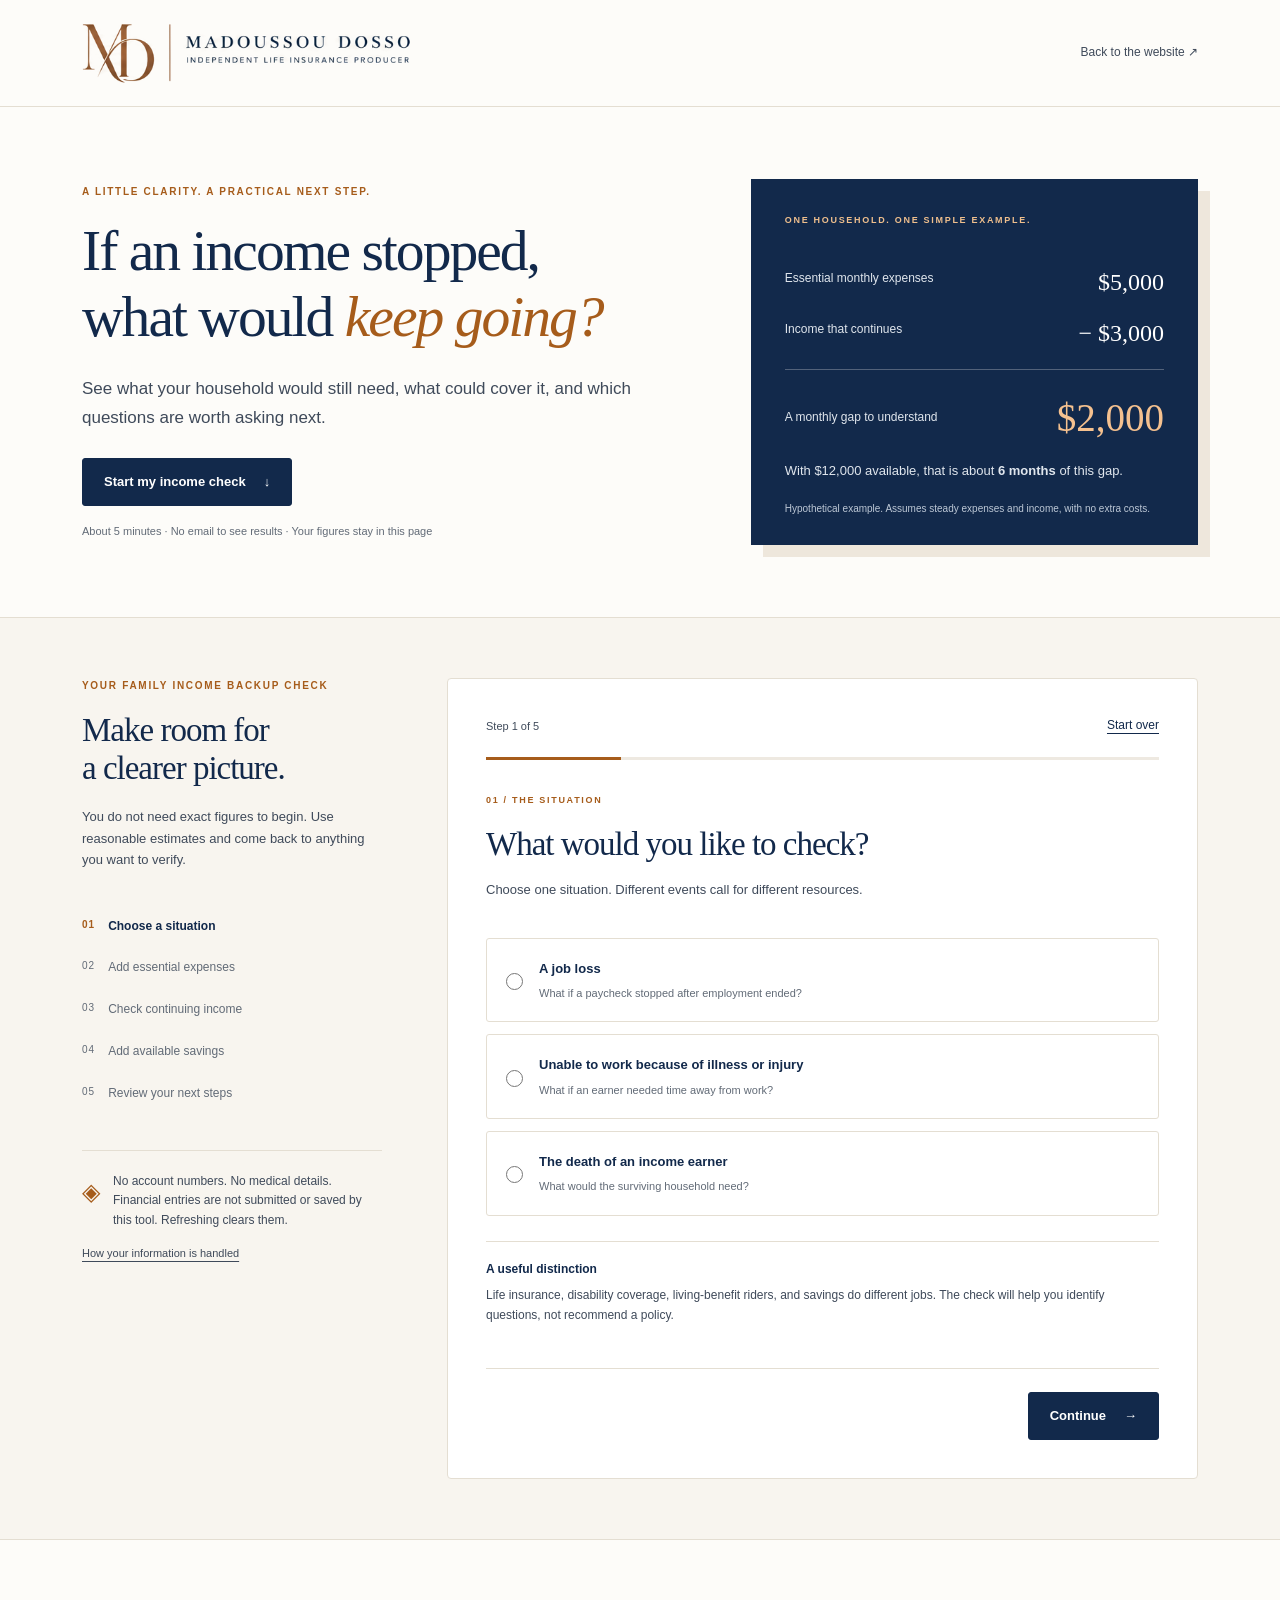
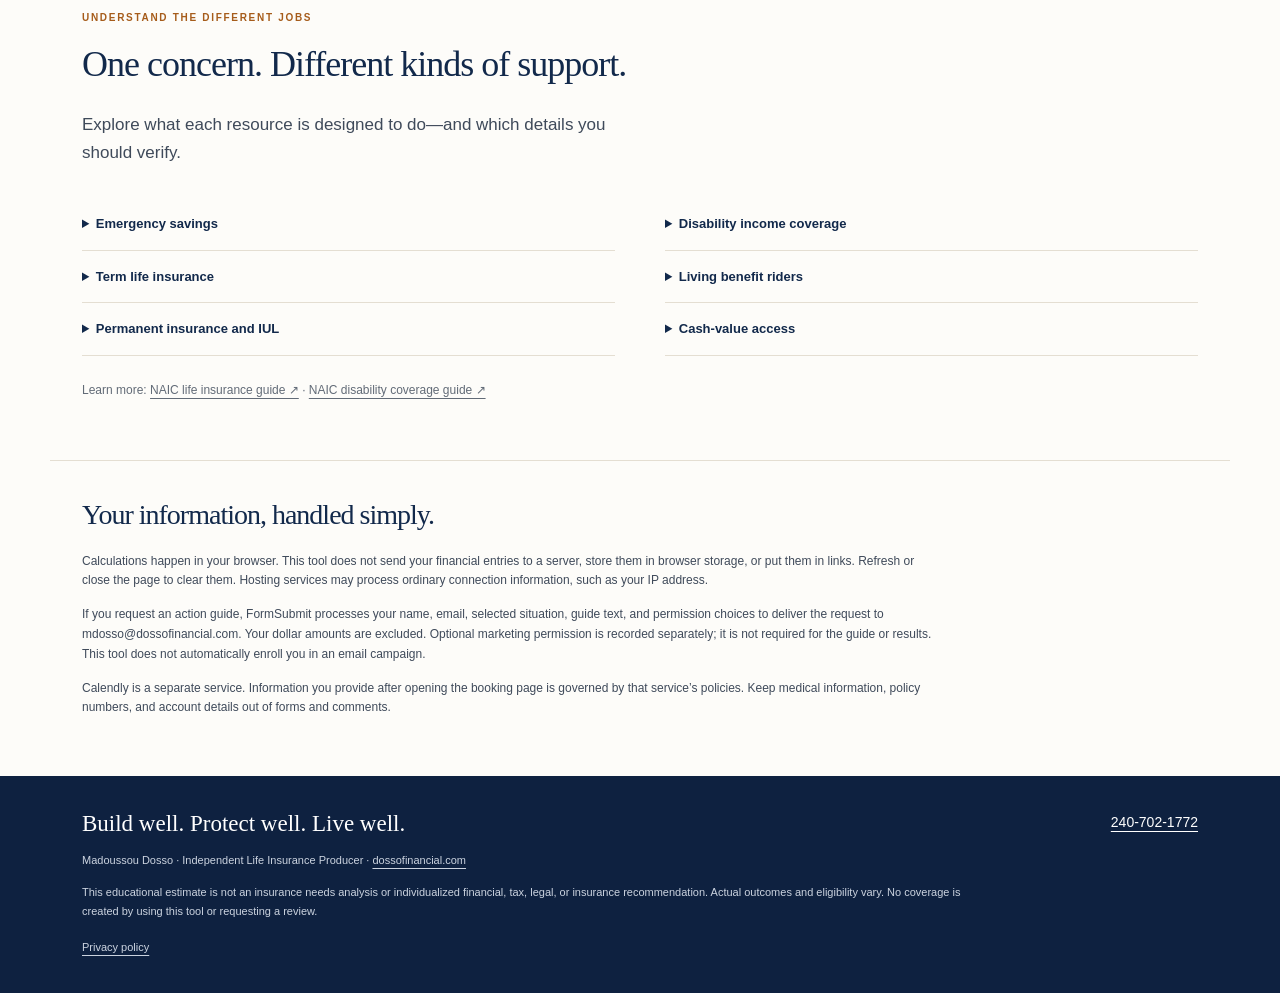
<file: family-check/index.html>
<!doctype html>
<html lang="en">
<head>
<meta charset="utf-8"><meta name="viewport" content="width=device-width, initial-scale=1">
<title>Family Income Backup Check | Dosso Financial</title>
<meta name="description" content="Estimate your household’s monthly income gap and savings runway. Get a practical action plan, with no email required to see your results.">
<meta name="robots" content="noindex,nofollow">
<meta name="referrer" content="strict-origin-when-cross-origin">
<link rel="stylesheet" href="styles.css?v=20261117b">
<script src="model.js" defer></script><script src="app.js?v=20261117b" defer></script>
</head>
<body>
<a class="skip" href="#check">Skip to the income check</a>
<header class="site-header"><div class="wrap header-inner"><a class="brand" href="https://dossofinancial.com" aria-label="Dosso Financial home"><img src="brand.svg" width="390" height="74" alt="Madoussou Dosso, Independent Life Insurance Producer"></a><a class="header-link" href="https://dossofinancial.com">Back to the website <span aria-hidden="true">↗</span></a></div></header>
<main>
<section class="hero wrap">
 <div><p class="eyebrow">A LITTLE CLARITY. A PRACTICAL NEXT STEP.</p><h1>If an income stopped,<br>what would <em>keep going?</em></h1><p class="intro">See what your household would still need, what could cover it, and which questions are worth asking next.</p><a class="button" href="#check">Start my income check <span aria-hidden="true">↓</span></a><p class="small hero-note">About 5 minutes · No email to see results · Your figures stay in this page</p></div>
 <aside class="example" aria-label="Illustrative example"><p class="eyebrow">ONE HOUSEHOLD. ONE SIMPLE EXAMPLE.</p><div class="example-line"><span>Essential monthly expenses</span><strong>$5,000</strong></div><div class="example-line"><span>Income that continues</span><strong>− $3,000</strong></div><div class="example-result"><span>A monthly gap to understand</span><strong>$2,000</strong></div><p>With $12,000 available, that is about <b>6 months</b> of this gap.</p><p class="example-foot">Hypothetical example. Assumes steady expenses and income, with no extra costs.</p></aside>
</section>
<section class="tool-band" id="check"><div class="wrap tool-grid">
 <aside class="guide"><p class="eyebrow">YOUR FAMILY INCOME BACKUP CHECK</p><h2>Make room for <br>a clearer picture.</h2><p>You do not need exact figures to begin. Use reasonable estimates and come back to anything you want to verify.</p><ol id="step-list" class="step-list"><li class="active" aria-current="step"><span>01</span> Choose a situation</li><li><span>02</span> Add essential expenses</li><li><span>03</span> Check continuing income</li><li><span>04</span> Add available savings</li><li><span>05</span> Review your next steps</li></ol><div class="privacy-note"><span aria-hidden="true">◈</span><p>No account numbers. No medical details. Financial entries are not submitted or saved by this tool. Refreshing clears them.</p></div><a class="text-link" href="#privacy">How your information is handled</a></aside>
 <div class="work-area"><div class="progress-top"><span id="step-label">Step 1 of 5</span><button type="button" class="text-button" id="reset">Start over</button></div><div class="progress-track" role="progressbar" aria-label="Check progress" aria-valuemin="1" aria-valuemax="5" aria-valuenow="1" id="progress"><div></div></div>
 <form id="calculator" novalidate>
 <section class="step" data-step="0"><p class="eyebrow">01 / THE SITUATION</p><h2 tabindex="-1">What would you like to check?</h2><p>Choose one situation. Different events call for different resources.</p><fieldset class="scenario-group"><legend class="sr-only">Situation to explore</legend>
 <label class="choice"><input type="radio" name="scenario" value="job" required><span><strong>A job loss</strong><small>What if a paycheck stopped after employment ended?</small></span></label>
 <label class="choice"><input type="radio" name="scenario" value="work"><span><strong>Unable to work because of illness or injury</strong><small>What if an earner needed time away from work?</small></span></label>
 <label class="choice"><input type="radio" name="scenario" value="death"><span><strong>The death of an income earner</strong><small>What would the surviving household need?</small></span></label>
 </fieldset><div class="teaching"><b>A useful distinction</b><p>Life insurance, disability coverage, living-benefit riders, and savings do different jobs. The check will help you identify questions, not recommend a policy.</p></div></section>
 <section class="step" data-step="1" hidden><p class="eyebrow">02 / WHAT CONTINUES</p><h2 tabindex="-1">Which bills would still need paying?</h2><p>Enter monthly essentials for the situation you chose. Leave a category blank if it does not apply.</p><p class="context" id="expense-context"></p><div class="money-grid">
 <label>Housing and utilities<span class="money"><span aria-hidden="true">$</span><input id="housing" inputmode="decimal" type="text" placeholder="0" autocomplete="off" aria-label="Monthly housing and utilities in dollars"></span></label>
 <label>Groceries and essentials<span class="money"><span aria-hidden="true">$</span><input id="food" inputmode="decimal" type="text" placeholder="0" autocomplete="off" aria-label="Monthly groceries and essentials in dollars"></span></label>
 <label>Transportation<span class="money"><span aria-hidden="true">$</span><input id="transport" inputmode="decimal" type="text" placeholder="0" autocomplete="off" aria-label="Monthly transportation in dollars"></span></label>
 <label>Childcare and family support<span class="money"><span aria-hidden="true">$</span><input id="care" inputmode="decimal" type="text" placeholder="0" autocomplete="off" aria-label="Monthly childcare and family support in dollars"></span></label>
 <label>Debt, health costs, other essentials<span class="money"><span aria-hidden="true">$</span><input id="other" inputmode="decimal" type="text" placeholder="0" autocomplete="off" aria-label="Monthly other essential expenses in dollars"></span></label>
 <label>Additional monthly expenses<span class="money"><span aria-hidden="true">$</span><input id="extra" inputmode="decimal" type="text" placeholder="0" autocomplete="off" aria-label="Additional monthly expenses in dollars"></span></label>
 </div><div class="subtotal"><span>Your monthly essential expenses</span><strong id="expense-total">$0</strong></div><details><summary>What might change?</summary><p>Examples include replacement childcare, help at home, health coverage after a job change, or reduced commuting. Avoid counting the same expense twice. For a business-owning household, include household bills here, not operating expenses.</p></details></section>
 <section class="step" data-step="2" hidden><p class="eyebrow">03 / WHAT COULD COVER IT</p><h2 tabindex="-1">What income could continue?</h2><p>Use monthly take-home income you reasonably expect to remain available in this situation.</p><label class="large-field" for="income">Continuing monthly income<span class="money"><span aria-hidden="true">$</span><input id="income" inputmode="decimal" type="text" placeholder="Enter an amount, including 0" autocomplete="off" required aria-describedby="income-help"></span></label><p class="small" id="income-help">Consider a spouse’s earnings and verified ongoing benefits. Exclude the income that stops. Do not count a one-time life insurance payment as monthly income.</p><div class="teaching"><b>Check timing before counting a benefit</b><p>Waiting periods, eligibility, taxes, and benefit limits matter. This estimate assumes the income starts immediately and continues throughout your selected period. Leave out unverified benefits and note them as a question to resolve.</p></div><fieldset class="coverage-options"><legend>Do you know what protection applies to this situation?</legend><label><input type="radio" name="coverage" value="yes"> Yes, I have something to review</label><label><input type="radio" name="coverage" value="unsure"> I’m not sure what applies</label><label><input type="radio" name="coverage" value="none"> I’m not aware of any</label></fieldset></section>
 <section class="step" data-step="3" hidden><p class="eyebrow">04 / YOUR BREATHING ROOM</p><h2 tabindex="-1">What savings could bridge a gap?</h2><p>Include money genuinely available for this situation after setting aside other essential commitments.</p><label class="large-field" for="savings">Available savings<span class="money"><span aria-hidden="true">$</span><input id="savings" inputmode="decimal" type="text" placeholder="Enter an amount, including 0" autocomplete="off" required></span></label><p class="small">Exclude home equity, unverified claim payments, retirement withdrawals, and money already counted elsewhere. Access to policy cash value can involve costs and consequences; it is not treated as ready cash here.</p><label class="period-field" for="months">What period would you like to explore?<select id="months"><option value="3">3 months</option><option value="6" selected>6 months</option><option value="12">12 months</option><option value="24">24 months</option></select></label><div class="teaching"><b>A snapshot, not a coverage recommendation</b><p>Your selected period is an illustration. It does not determine how much insurance you need or how long support should last.</p></div></section>
 <p class="error" id="error" role="alert" hidden></p><div class="step-nav"><button class="button secondary" type="button" id="back" hidden>← Back</button><button class="button" type="submit" id="next">Continue <span aria-hidden="true">→</span></button></div>
 </form>
 <section id="results" hidden aria-labelledby="result-heading"><p class="eyebrow">05 / YOUR PICTURE, MADE CLEARER</p><h2 id="result-heading" tabindex="-1">Here is what your figures show.</h2><p class="result-scenario" id="result-scenario"></p><div class="result-primary"><span>Estimated monthly shortfall</span><strong id="gap"></strong><p id="gap-explanation"></p></div><div class="result-pair"><div><span>Approximate savings runway</span><strong id="runway"></strong><p id="runway-note"></p></div><div><span id="period-title"></span><strong id="period-gap"></strong><p>After using the available savings you entered.</p></div></div><div class="breakdown" id="breakdown"></div><div class="assumptions"><h3>Read this alongside your result</h3><p id="result-limits"></p><button type="button" class="text-button" id="edit">Adjust my figures ↗</button></div><h3 class="action-title">Your next steps</h3><ol id="actions" class="actions"></ol><div class="result-tools"><button class="button secondary" id="print" type="button">Print or save my summary</button><button class="text-button" type="button" id="try-another">Check another situation</button></div><p class="small">Use your browser’s print dialog to save a PDF. Your results do not require an email.</p>
 <section class="review-cta"><p class="eyebrow">WHEN A QUESTION DESERVES A CONVERSATION</p><h3>Let’s look at the insurance questions together.</h3><p>In a Family Protection Review, we’ll discuss your responsibilities, existing life insurance, and questions about potential gaps. Insurance options may be discussed where appropriate. Other needs may require a different professional.</p><a class="button" id="book" href="https://calendly.com/mdosso-zoom--meeting-with-madoussou-dosso" target="_blank" rel="noopener">Request a Family Protection Review ↗</a><p class="small">Madoussou Dosso · Independent Life Insurance Producer</p></section>
 <section class="email-section" id="email-section"><h3>Want the action guide in your inbox?</h3><p>Optional: request the questions and next steps for your selected situation. Your financial figures are not included.</p><form id="lead-form" action="https://formsubmit.co/mdosso@dossofinancial.com" method="POST" target="_blank"><input type="hidden" name="_subject" value="Family Income Backup Check | Action guide request"><input type="hidden" name="_template" value="table"><input type="hidden" name="_autoresponse" id="autoresponse"><input type="hidden" name="_url" value="https://dossofinancial.com/family-check/"><input type="hidden" name="Situation" id="lead-situation"><input type="hidden" name="Requested_action_guide" id="lead-actions"><label class="honey" aria-hidden="true">Leave blank<input name="_honey" tabindex="-1" autocomplete="off"></label><div class="contact-fields"><label for="lead-name">First name<input id="lead-name" name="name" autocomplete="given-name" maxlength="80" required></label><label for="lead-email">Email address<input id="lead-email" name="email" type="email" autocomplete="email" maxlength="254" required></label></div><label class="consent"><input type="checkbox" name="contact_permission" value="Requested action guide and response to this inquiry" required><span>Send me this guide. Madoussou may respond to this request using my name, email, and selected situation.</span></label><label class="consent"><input type="checkbox" name="marketing_opt_in" value="Yes - optional financial education emails"><span>Also send me occasional educational emails. Optional; I can unsubscribe.</span></label><p class="small">This request uses FormSubmit, the website’s form service, and opens a confirmation tab. Complete any verification there. Read the <a href="https://dossofinancial.com/privacy.html" target="_blank" rel="noopener">website privacy policy</a> and <a href="#privacy">this tool’s privacy details</a>.</p><button class="button secondary" type="submit">Request my action guide ↗</button><p id="lead-status" role="status" class="small"></p></form></section>
 </section>
 <noscript>This check needs JavaScript for calculations. You can still call 240-702-1772 or use the booking link below.</noscript>
 </div>
</div></section>
<section class="wrap learning" id="tools"><p class="eyebrow">UNDERSTAND THE DIFFERENT JOBS</p><h2>One concern. Different kinds of support.</h2><p class="intro">Explore what each resource is designed to do—and which details you should verify.</p><div class="learn-grid">
<details><summary>Emergency savings</summary><p>Available savings may bridge expenses without a claim qualification. How long they last depends on your gap and competing needs. This tool assumes no growth, inflation, or unexpected costs.</p></details>
<details><summary>Disability income coverage</summary><p>May replace some income following a covered disability. Definitions, waiting periods, amounts, benefit duration, and tax treatment vary. It does not automatically cover job loss.</p></details>
<details><summary>Term life insurance</summary><p>Provides death benefit protection for a specified period under the contract’s terms. Generally has no cash value. Some policies offer accelerated benefit riders; check the actual policy.</p></details>
<details><summary>Living benefit riders</summary><p>Some riders permit access to part of a death benefit after a qualifying event. They generally reduce remaining benefits. Eligibility and payout terms vary; they are not automatically disability or long-term care insurance.</p></details>
<details><summary>Permanent insurance and IUL</summary><p>Eligible permanent policies, including whole life and indexed universal life, may accumulate cash value. IUL crediting may reference an index; it is not direct index investing. Funding, charges, crediting limits, and policy maintenance matter.</p></details>
<details><summary>Cash-value access</summary><p>Withdrawals and loans have terms and costs. Loans carry interest and can affect values, death benefits, lapse risk, and taxes. Cash value takes time to build and is not assumed to be emergency savings in this check.</p></details>
</div><p class="small source-links">Learn more: <a href="https://content.naic.org/consumer/life-insurance.htm" target="_blank" rel="noopener">NAIC life insurance guide ↗</a> · <a href="https://content.naic.org/article/consumer-insight-if-disability-were-keep-you-earning-living-how-would-you-pay-your-bills" target="_blank" rel="noopener">NAIC disability coverage guide ↗</a></p></section>
<section class="wrap privacy-section" id="privacy"><h2>Your information, handled simply.</h2><p>Calculations happen in your browser. This tool does not send your financial entries to a server, store them in browser storage, or put them in links. Refresh or close the page to clear them. Hosting services may process ordinary connection information, such as your IP address.</p><p>If you request an action guide, FormSubmit processes your name, email, selected situation, guide text, and permission choices to deliver the request to mdosso@dossofinancial.com. Your dollar amounts are excluded. Optional marketing permission is recorded separately; it is not required for the guide or results. This tool does not automatically enroll you in an email campaign.</p><p>Calendly is a separate service. Information you provide after opening the booking page is governed by that service’s policies. Keep medical information, policy numbers, and account details out of forms and comments.</p></section>
</main><footer><div class="wrap"><div class="footer-top"><span>Build well. Protect well. Live well.</span><a href="tel:+12407021772">240-702-1772</a></div><p>Madoussou Dosso · Independent Life Insurance Producer · <a href="https://dossofinancial.com">dossofinancial.com</a></p><p>This educational estimate is not an insurance needs analysis or individualized financial, tax, legal, or insurance recommendation. Actual outcomes and eligibility vary. No coverage is created by using this tool or requesting a review.</p><a href="https://dossofinancial.com/privacy.html">Privacy policy</a></div></footer>
</body></html>
</file>
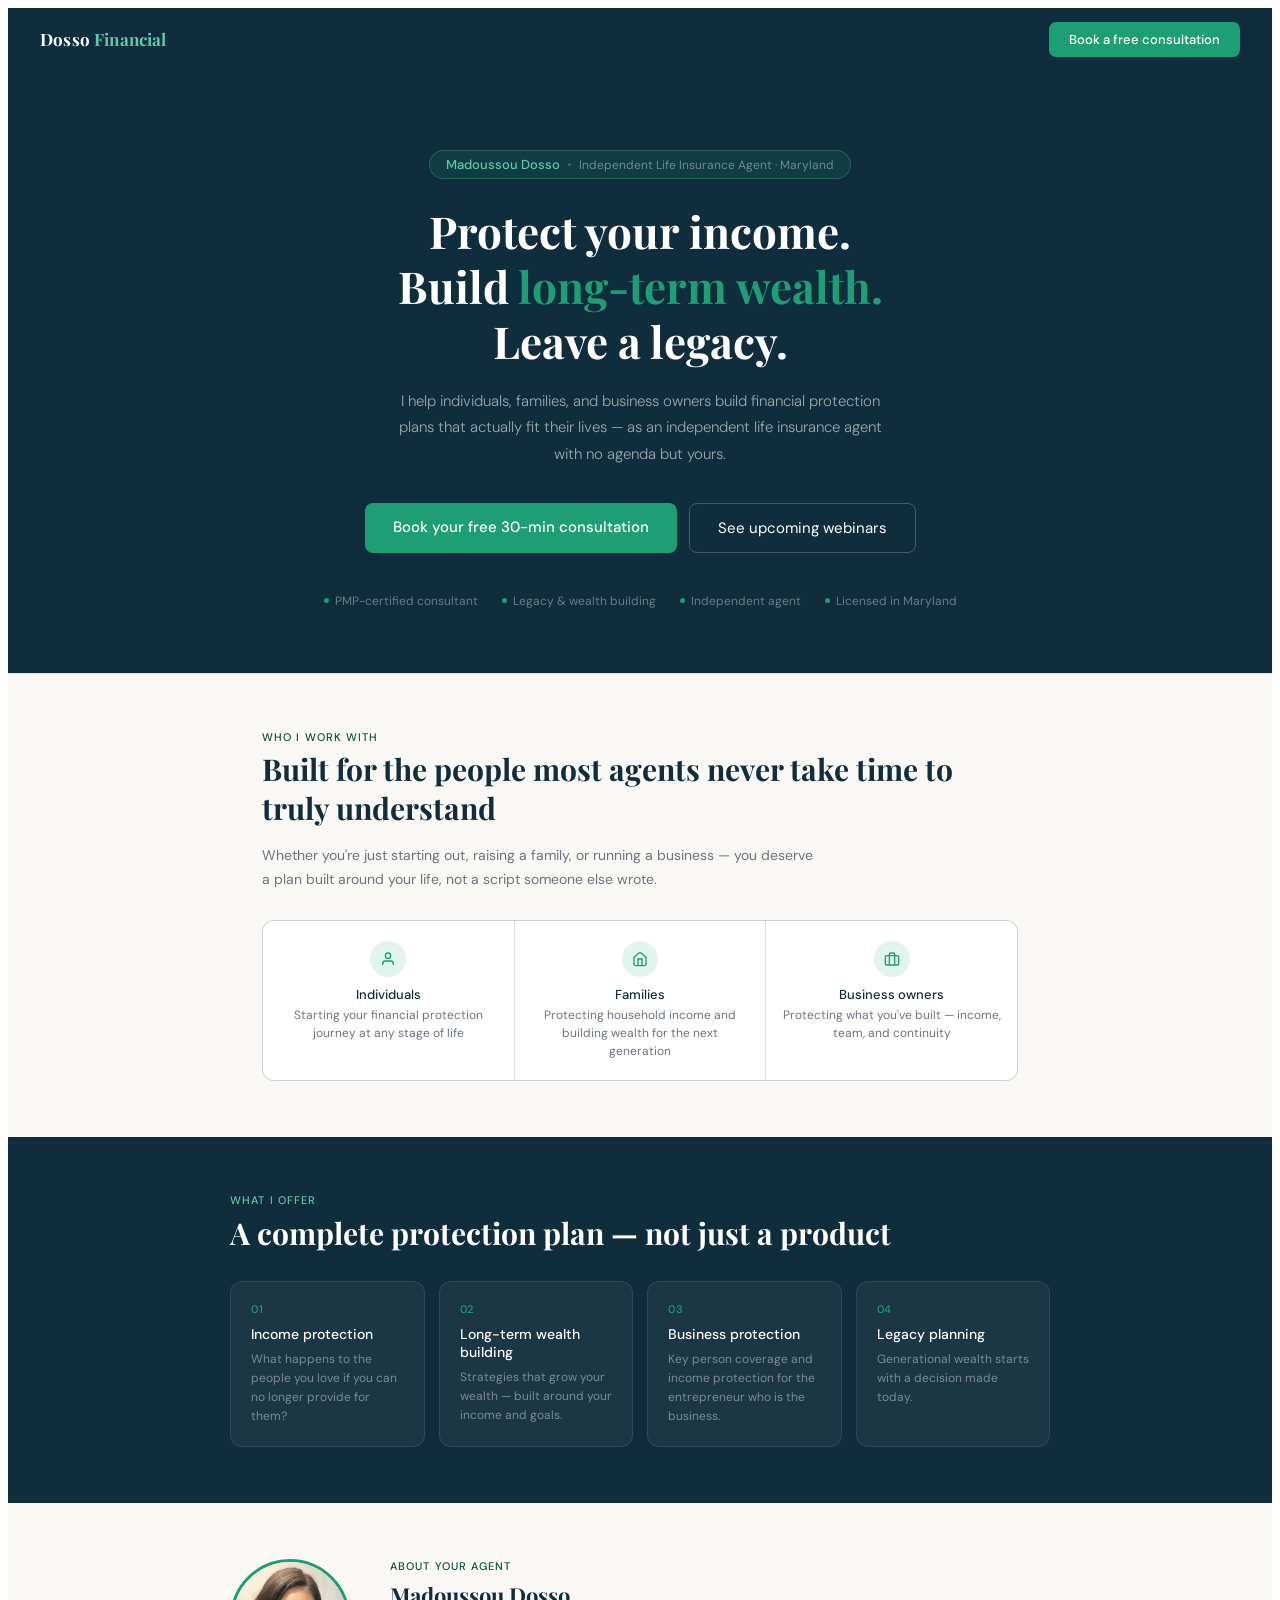
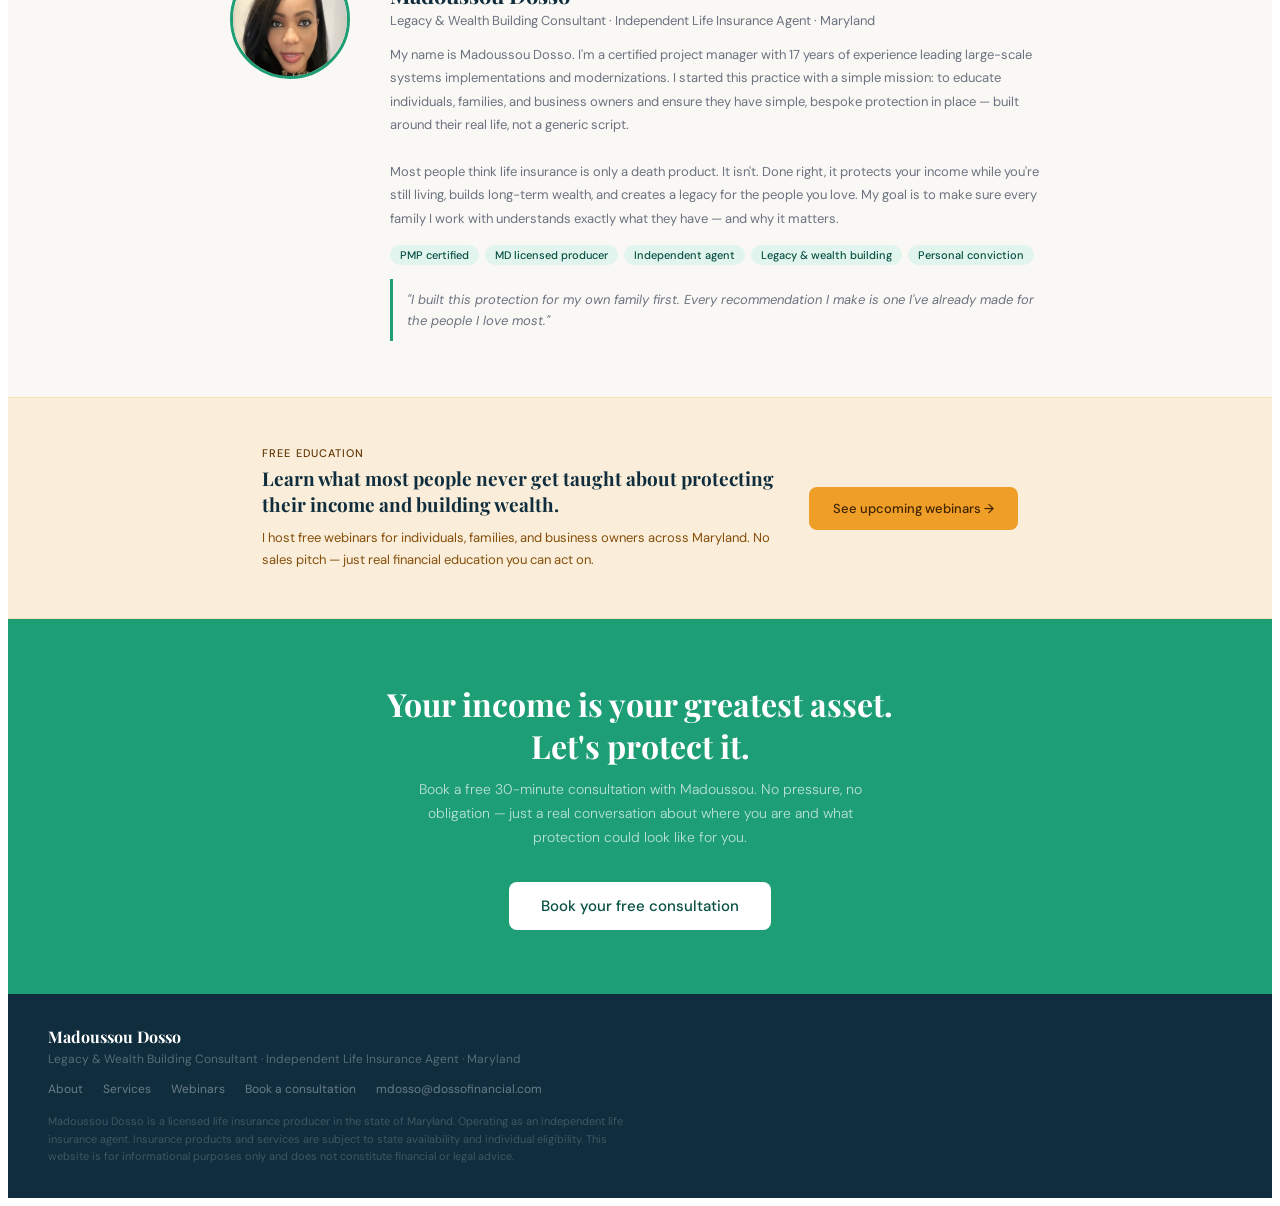
<file: Dosso_Carrd_Embed_Brand.html>
<!-- saved from url=(0067)file:///Users/madoussoudosso/Downloads/Dosso_Carrd_Embed_Brand.html -->
<html><head><meta http-equiv="Content-Type" content="text/html; charset=UTF-8"><style>
@import url("https://fonts.googleapis.com/css2?family=Playfair+Display:wght@400;500;700&family=DM+Sans:wght@300;400;500&display=swap");
/* ── Reset scoped to our container ── */
#dosso-site *{box-sizing:border-box;margin:0;padding:0;}
#dosso-site{
  --navy:#0F2D3D;--green:#1D9E75;--green-l:#E1F5EE;--green-d:#085041;
  --gold:#EF9F27;--gold-l:#FAEEDA;--gold-d:#633806;
  --white:#FFFFFF;--warm:#FAF8F4;--muted:#6B7280;--dark:#1F2937;
  --border:rgba(15,45,61,0.1);
  font-family:'DM Sans',sans-serif;
  color:var(--dark);
  background:var(--warm);
  width:100%;
  overflow-x:hidden;
}

/* ── NAV ── */
#dosso-site nav{
  background:var(--navy);padding:0 2rem;height:62px;
  display:flex;align-items:center;justify-content:space-between;
  position:sticky;top:0;z-index:9999;width:100%;
}
#dosso-site .nav-name{
  font-family:'Playfair Display',serif;color:white;
  font-size:17px;font-weight:700;letter-spacing:0.01em;
}
#dosso-site .nav-name em{color:#5DCAA5;font-style:normal;}
#dosso-site .nav-btn{
  background:var(--green);color:white;border:none;
  padding:9px 20px;border-radius:7px;
  font-family:'DM Sans',sans-serif;font-size:13px;font-weight:500;
  cursor:pointer;text-decoration:none;display:inline-block;
}
#dosso-site .nav-btn:hover{background:#17845f;}

/* ── HERO ── */
#dosso-site .hero{
  background:var(--navy);padding:5rem 2rem 4rem;text-align:center;
}
#dosso-site .eyebrow{
  display:inline-flex;align-items:center;gap:8px;
  background:rgba(29,158,117,0.14);
  border:1px solid rgba(93,202,165,0.25);
  border-radius:99px;padding:5px 16px;margin-bottom:1.5rem;
}
#dosso-site .ey-name{font-size:13px;font-weight:500;color:#5DCAA5;}
#dosso-site .ey-sep{
  width:3px;height:3px;border-radius:50%;
  background:#5DCAA5;opacity:0.4;
}
#dosso-site .ey-role{font-size:12px;color:rgba(255,255,255,0.4);}
#dosso-site .hero h1{
  font-family:'Playfair Display',serif;
  font-size:clamp(28px,5vw,44px);font-weight:700;
  color:white;line-height:1.25;
  max-width:680px;margin:0 auto 1.25rem;
}
#dosso-site .hero h1 em{color:var(--green);font-style:normal;}
#dosso-site .hero-sub{
  font-size:15px;color:rgba(255,255,255,0.58);
  max-width:500px;margin:0 auto 2.25rem;
  line-height:1.75;font-weight:300;
}
#dosso-site .btns{display:flex;gap:12px;justify-content:center;flex-wrap:wrap;}
#dosso-site .btn-p{
  background:var(--green);color:white;border:none;
  padding:14px 28px;border-radius:8px;
  font-family:'DM Sans',sans-serif;font-size:15px;font-weight:500;
  cursor:pointer;text-decoration:none;
}
#dosso-site .btn-p:hover{background:#17845f;}
#dosso-site .btn-s{
  background:transparent;color:white;
  border:1px solid rgba(255,255,255,0.22);
  padding:14px 28px;border-radius:8px;
  font-family:'DM Sans',sans-serif;font-size:15px;
  cursor:pointer;text-decoration:none;
}
#dosso-site .btn-s:hover{border-color:rgba(255,255,255,0.45);}
#dosso-site .trust{
  margin-top:2.5rem;display:flex;
  justify-content:center;gap:1.5rem;flex-wrap:wrap;
}
#dosso-site .ti{
  display:flex;align-items:center;gap:6px;
  color:rgba(255,255,255,0.38);font-size:12px;
}
#dosso-site .td{
  width:5px;height:5px;border-radius:50%;
  background:var(--green);flex-shrink:0;
}

/* ── DIVIDER ── */
#dosso-site .divline{height:1px;background:var(--border);}

/* ── SECTIONS ── */
#dosso-site .sec{padding:3.5rem 2rem;max-width:820px;margin:0 auto;}
#dosso-site .slbl{
  font-size:11px;font-weight:500;letter-spacing:0.1em;
  text-transform:uppercase;color:var(--green-d);margin-bottom:0.4rem;
}
#dosso-site .stitle{
  font-family:'Playfair Display',serif;
  font-size:clamp(20px,4vw,30px);font-weight:700;
  color:var(--navy);line-height:1.3;margin-bottom:0.9rem;
}
#dosso-site .sbody{
  font-size:14px;color:var(--muted);
  line-height:1.75;max-width:560px;
}

/* ── WHO GRID ── */
#dosso-site .who-grid{
  display:grid;grid-template-columns:repeat(3,minmax(0,1fr));
  gap:1px;background:var(--border);
  border:1px solid var(--border);border-radius:12px;
  overflow:hidden;margin-top:1.75rem;
}
#dosso-site .wc{background:white;padding:1.25rem 1rem;text-align:center;}
#dosso-site .wi{
  width:36px;height:36px;border-radius:50%;
  background:var(--green-l);margin:0 auto 0.6rem;
  display:flex;align-items:center;justify-content:center;
}
#dosso-site .wi svg{width:16px;height:16px;}
#dosso-site .wt{font-size:13px;font-weight:500;color:var(--navy);margin-bottom:3px;}
#dosso-site .wd{font-size:12px;color:var(--muted);line-height:1.5;}

/* ── SERVICES ── */
#dosso-site .svc-bg{background:var(--navy);padding:3.5rem 2rem;}
#dosso-site .svc-in{max-width:820px;margin:0 auto;}
#dosso-site .svc-bg .slbl{color:#5DCAA5;}
#dosso-site .svc-bg .stitle{color:white;}
#dosso-site .svc-grid{
  display:grid;grid-template-columns:repeat(auto-fit,minmax(170px,1fr));
  gap:14px;margin-top:1.75rem;
}
#dosso-site .svc{
  background:rgba(255,255,255,0.05);
  border:1px solid rgba(255,255,255,0.08);
  border-radius:12px;padding:1.25rem;
}
#dosso-site .sn{font-size:11px;font-weight:500;color:var(--green);letter-spacing:0.07em;margin-bottom:0.6rem;}
#dosso-site .st{font-size:14px;font-weight:500;color:white;margin-bottom:0.4rem;}
#dosso-site .sd{font-size:12px;color:rgba(255,255,255,0.42);line-height:1.6;}

/* ── ABOUT ── */
#dosso-site .about-wrap{background:var(--warm);padding:3.5rem 2rem;}
#dosso-site .about-in{
  max-width:820px;margin:0 auto;
  display:grid;grid-template-columns:auto 1fr;
  gap:2.5rem;align-items:start;
}
#dosso-site .avatar{
  width:120px;height:120px;border-radius:50%;
  display:block;object-fit:cover;
  object-position:center top;
  flex-shrink:0;border:3px solid var(--green);
}
#dosso-site .aname{
  font-family:'Playfair Display',serif;font-size:22px;
  font-weight:700;color:var(--navy);margin-bottom:2px;
}
#dosso-site .arole{font-size:13px;color:var(--muted);margin-bottom:0.9rem;}
#dosso-site .abody{font-size:13px;color:var(--muted);line-height:1.8;margin-bottom:0.9rem;}
#dosso-site .creds{display:flex;flex-wrap:wrap;gap:6px;margin-bottom:0.9rem;}
#dosso-site .cred{
  font-size:11px;font-weight:500;padding:3px 10px;
  border-radius:99px;background:var(--green-l);color:var(--green-d);
}
#dosso-site .aquote{
  border-left:3px solid var(--green);
  padding:0.6rem 0.9rem;font-size:13px;
  font-style:italic;color:var(--muted);line-height:1.65;
}

/* ── EDUCATION BANNER ── */
#dosso-site .edu-bg{
  background:var(--gold-l);
  border-top:1px solid rgba(239,159,39,0.2);
  border-bottom:1px solid rgba(239,159,39,0.2);
}
#dosso-site .edu-in{
  max-width:820px;margin:0 auto;padding:3rem 2rem;
  display:flex;gap:2rem;align-items:center;flex-wrap:wrap;
}
#dosso-site .edu-text{flex:1;min-width:220px;}
#dosso-site .edu-lbl{
  font-size:11px;font-weight:500;letter-spacing:0.1em;
  text-transform:uppercase;color:var(--gold-d);margin-bottom:0.4rem;
}
#dosso-site .edu-title{
  font-family:'Playfair Display',serif;font-size:19px;
  font-weight:700;color:var(--navy);line-height:1.35;margin-bottom:0.6rem;
}
#dosso-site .edu-body{font-size:13px;color:#854F0B;line-height:1.65;}
#dosso-site .btn-gold{
  background:var(--gold);color:#412402;border:none;
  padding:13px 24px;border-radius:8px;
  font-family:'DM Sans',sans-serif;font-size:13px;font-weight:500;
  cursor:pointer;white-space:nowrap;flex-shrink:0;text-decoration:none;
}
#dosso-site .btn-gold:hover{background:#d4891f;}

/* ── CTA ── */
#dosso-site .cta-bg{background:var(--green);padding:4rem 2rem;text-align:center;}
#dosso-site .cta-title{
  font-family:'Playfair Display',serif;
  font-size:clamp(22px,4vw,32px);font-weight:700;
  color:white;margin-bottom:0.75rem;line-height:1.3;
}
#dosso-site .cta-sub{
  font-size:14px;color:rgba(255,255,255,0.7);
  margin-bottom:2rem;font-weight:300;
  max-width:460px;margin-left:auto;margin-right:auto;line-height:1.7;
}
#dosso-site .btn-w{
  background:white;color:var(--green-d);border:none;
  padding:14px 32px;border-radius:8px;
  font-family:'DM Sans',sans-serif;font-size:15px;font-weight:500;
  cursor:pointer;text-decoration:none;display:inline-block;
}
#dosso-site .btn-w:hover{background:#f0fdf9;}

/* ── FOOTER ── */
#dosso-site footer{background:var(--navy);padding:2rem 2.5rem;}
#dosso-site .fname{
  font-family:'Playfair Display',serif;color:white;
  font-size:16px;font-weight:700;margin-bottom:4px;
}
#dosso-site .ftag{font-size:12px;color:rgba(255,255,255,0.3);margin-bottom:0.9rem;}
#dosso-site .flinks{display:flex;gap:1.25rem;flex-wrap:wrap;margin-bottom:1rem;}
#dosso-site .flinks a{font-size:12px;color:rgba(255,255,255,0.38);text-decoration:none;}
#dosso-site .flinks a:hover{color:rgba(255,255,255,0.7);}
#dosso-site .fdisc{font-size:11px;color:rgba(255,255,255,0.2);line-height:1.6;max-width:580px;}

/* ── MOBILE ── */
@media(max-width:600px){
  #dosso-site .who-grid{grid-template-columns:1fr;}
  #dosso-site .about-in{grid-template-columns:1fr;}
  #dosso-site .avatar{width:80px;height:80px;font-size:24px;}
  #dosso-site .edu-in{flex-direction:column;}
  #dosso-site .btn-gold{width:100%;text-align:center;}
}
</style>

<!-- ═══════════════════════════════════════════════════
     SITE CONTENT
     ═══════════════════════════════════════════════════ -->
</head><body><div id="dosso-site">

<nav>
  <span class="nav-name">Dosso <em>Financial</em></span>
  <a href="https://calendly.com/dossofinancial-zoom--meeting-with-madoussou-dosso/30min" class="nav-btn" target="_blank" rel="noopener">Book a free consultation</a>
</nav>

<div class="hero">
  <div class="eyebrow">
    <span class="ey-name">Madoussou Dosso</span>
    <span class="ey-sep"></span>
    <span class="ey-role">Independent Life Insurance Agent · Maryland</span>
  </div>
  <h1>Protect your income.<br>Build <em>long-term wealth.</em><br>Leave a legacy.</h1>
  <p class="hero-sub">I help individuals, families, and business owners build financial protection plans that actually fit their lives — as an independent life insurance agent with no agenda but yours.</p>
  <div class="btns">
    <a href="https://calendly.com/dossofinancial-zoom--meeting-with-madoussou-dosso/30min" class="btn-p" target="_blank" rel="noopener">Book your free 30-min consultation</a>
    <a href="file:///Users/madoussoudosso/Downloads/Dosso_Carrd_Embed_Brand.html#dosso-webinars" class="btn-s">See upcoming webinars</a>
  </div>
  <div class="trust">
    <div class="ti"><div class="td"></div>PMP-certified consultant</div>
    <div class="ti"><div class="td"></div>Legacy &amp; wealth building</div>
    <div class="ti"><div class="td"></div>Independent agent</div>
    <div class="ti"><div class="td"></div>Licensed in Maryland</div>
  </div>
</div>

<div class="divline"></div>

<div class="sec" id="dosso-who">
  <div class="slbl">Who I work with</div>
  <div class="stitle">Built for the people most agents never take time to truly understand</div>
  <p class="sbody">Whether you're just starting out, raising a family, or running a business — you deserve a plan built around your life, not a script someone else wrote.</p>
  <div class="who-grid">
    <div class="wc">
      <div class="wi"><svg viewBox="0 0 24 24" fill="none" stroke="#1D9E75" stroke-width="2"><path d="M20 21v-2a4 4 0 0 0-4-4H8a4 4 0 0 0-4 4v2"></path><circle cx="12" cy="7" r="4"></circle></svg></div>
      <div class="wt">Individuals</div>
      <div class="wd">Starting your financial protection journey at any stage of life</div>
    </div>
    <div class="wc">
      <div class="wi"><svg viewBox="0 0 24 24" fill="none" stroke="#1D9E75" stroke-width="2"><path d="M3 9l9-7 9 7v11a2 2 0 0 1-2 2H5a2 2 0 0 1-2-2z"></path><polyline points="9 22 9 12 15 12 15 22"></polyline></svg></div>
      <div class="wt">Families</div>
      <div class="wd">Protecting household income and building wealth for the next generation</div>
    </div>
    <div class="wc">
      <div class="wi"><svg viewBox="0 0 24 24" fill="none" stroke="#1D9E75" stroke-width="2"><rect x="2" y="7" width="20" height="14" rx="2"></rect><path d="M16 21V5a2 2 0 0 0-2-2h-4a2 2 0 0 0-2 2v16"></path></svg></div>
      <div class="wt">Business owners</div>
      <div class="wd">Protecting what you've built — income, team, and continuity</div>
    </div>
  </div>
</div>

<div class="svc-bg" id="dosso-services">
  <div class="svc-in">
    <div class="slbl">What I offer</div>
    <div class="stitle">A complete protection plan — not just a product</div>
    <div class="svc-grid">
      <div class="svc">
        <div class="sn">01</div>
        <div class="st">Income protection</div>
        <div class="sd">What happens to the people you love if you can no longer provide for them?</div>
      </div>
      <div class="svc">
        <div class="sn">02</div>
        <div class="st">Long-term wealth building</div>
        <div class="sd">Strategies that grow your wealth — built around your income and goals.</div>
      </div>
      <div class="svc">
        <div class="sn">03</div>
        <div class="st">Business protection</div>
        <div class="sd">Key person coverage and income protection for the entrepreneur who is the business.</div>
      </div>
      <div class="svc">
        <div class="sn">04</div>
        <div class="st">Legacy planning</div>
        <div class="sd">Generational wealth starts with a decision made today.</div>
      </div>
    </div>
  </div>
</div>

<div class="about-wrap" id="dosso-about">
  <div class="about-in">
    <img class="avatar" src="[data-uri]" alt="Madoussou Dosso" style="width:120px;height:120px;border-radius:50%;object-fit:cover;object-position:center top;flex-shrink:0;border:3px solid #1D9E75;">
    <div>
      <div class="slbl">About your agent</div>
      <div class="aname">Madoussou Dosso</div>
      <div class="arole">Legacy &amp; Wealth Building Consultant · Independent Life Insurance Agent · Maryland</div>
      <p class="abody">My name is Madoussou Dosso. I'm a certified project manager with 17 years of experience leading large-scale systems implementations and modernizations. I started this practice with a simple mission: to educate individuals, families, and business owners and ensure they have simple, bespoke protection in place — built around their real life, not a generic script.<br><br>Most people think life insurance is only a death product. It isn't. Done right, it protects your income while you're still living, builds long-term wealth, and creates a legacy for the people you love. My goal is to make sure every family I work with understands exactly what they have — and why it matters.</p>
      <div class="creds">
        <span class="cred">PMP certified</span>
        <span class="cred">MD licensed producer</span>
        <span class="cred">Independent agent</span>
        <span class="cred">Legacy &amp; wealth building</span>
        <span class="cred">Personal conviction</span>
      </div>
      <div class="aquote">"I built this protection for my own family first. Every recommendation I make is one I've already made for the people I love most."</div>
    </div>
  </div>
</div>

<div class="edu-bg" id="dosso-webinars">
  <div class="edu-in">
    <div class="edu-text">
      <div class="edu-lbl">Free education</div>
      <div class="edu-title">Learn what most people never get taught about protecting their income and building wealth.</div>
      <p class="edu-body">I host free webinars for individuals, families, and business owners across Maryland. No sales pitch — just real financial education you can act on.</p>
    </div>
    <!-- REPLACE href below with your Eventbrite link when ready -->
    <a href="file:///Users/madoussoudosso/Downloads/Dosso_Carrd_Embed_Brand.html#" class="btn-gold">See upcoming webinars →</a>
  </div>
</div>

<div class="cta-bg" id="dosso-book">
  <div class="cta-title">Your income is your greatest asset.<br>Let's protect it.</div>
  <p class="cta-sub">Book a free 30-minute consultation with Madoussou. No pressure, no obligation — just a real conversation about where you are and what protection could look like for you.</p>
  <!-- REPLACE href with your Calendly link -->
  <a href="https://calendly.com/dossofinancial-zoom--meeting-with-madoussou-dosso/30min" class="btn-w">Book your free consultation</a>
</div>

<footer>
  <div class="fname">Madoussou Dosso</div>
  <div class="ftag">Legacy &amp; Wealth Building Consultant · Independent Life Insurance Agent · Maryland</div>
  <div class="flinks">
    <a href="file:///Users/madoussoudosso/Downloads/Dosso_Carrd_Embed_Brand.html#dosso-about">About</a>
    <a href="file:///Users/madoussoudosso/Downloads/Dosso_Carrd_Embed_Brand.html#dosso-services">Services</a>
    <a href="file:///Users/madoussoudosso/Downloads/Dosso_Carrd_Embed_Brand.html#dosso-webinars">Webinars</a>
    <a href="file:///Users/madoussoudosso/Downloads/Dosso_Carrd_Embed_Brand.html#dosso-book">Book a consultation</a>
    <a href="mailto:mdosso@dossofinancial.com">mdosso@dossofinancial.com</a>
  </div>
  <div class="fdisc">Madoussou Dosso is a licensed life insurance producer in the state of Maryland. Operating as an independent life insurance agent. Insurance products and services are subject to state availability and individual eligibility. This website is for informational purposes only and does not constitute financial or legal advice.</div>
</footer>

</div>
<!-- end #dosso-site -->
</body></html>
</file>
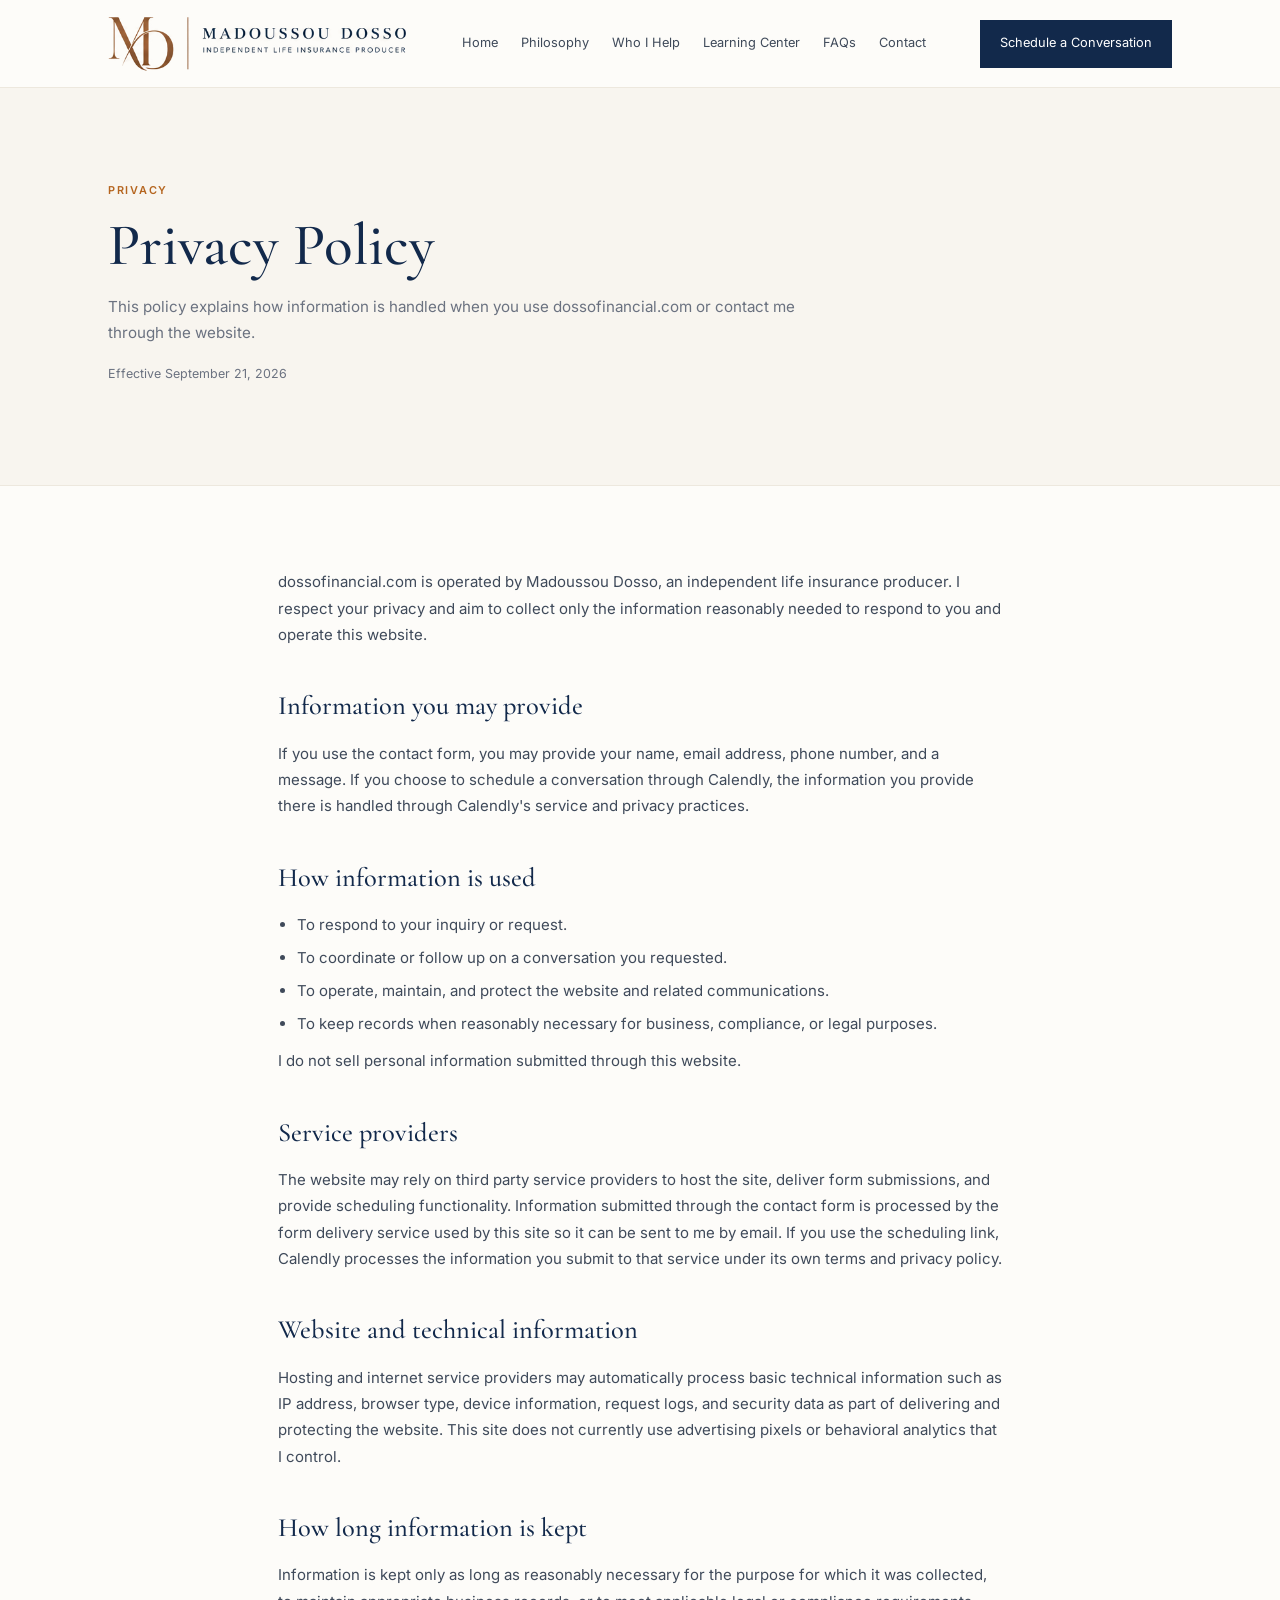
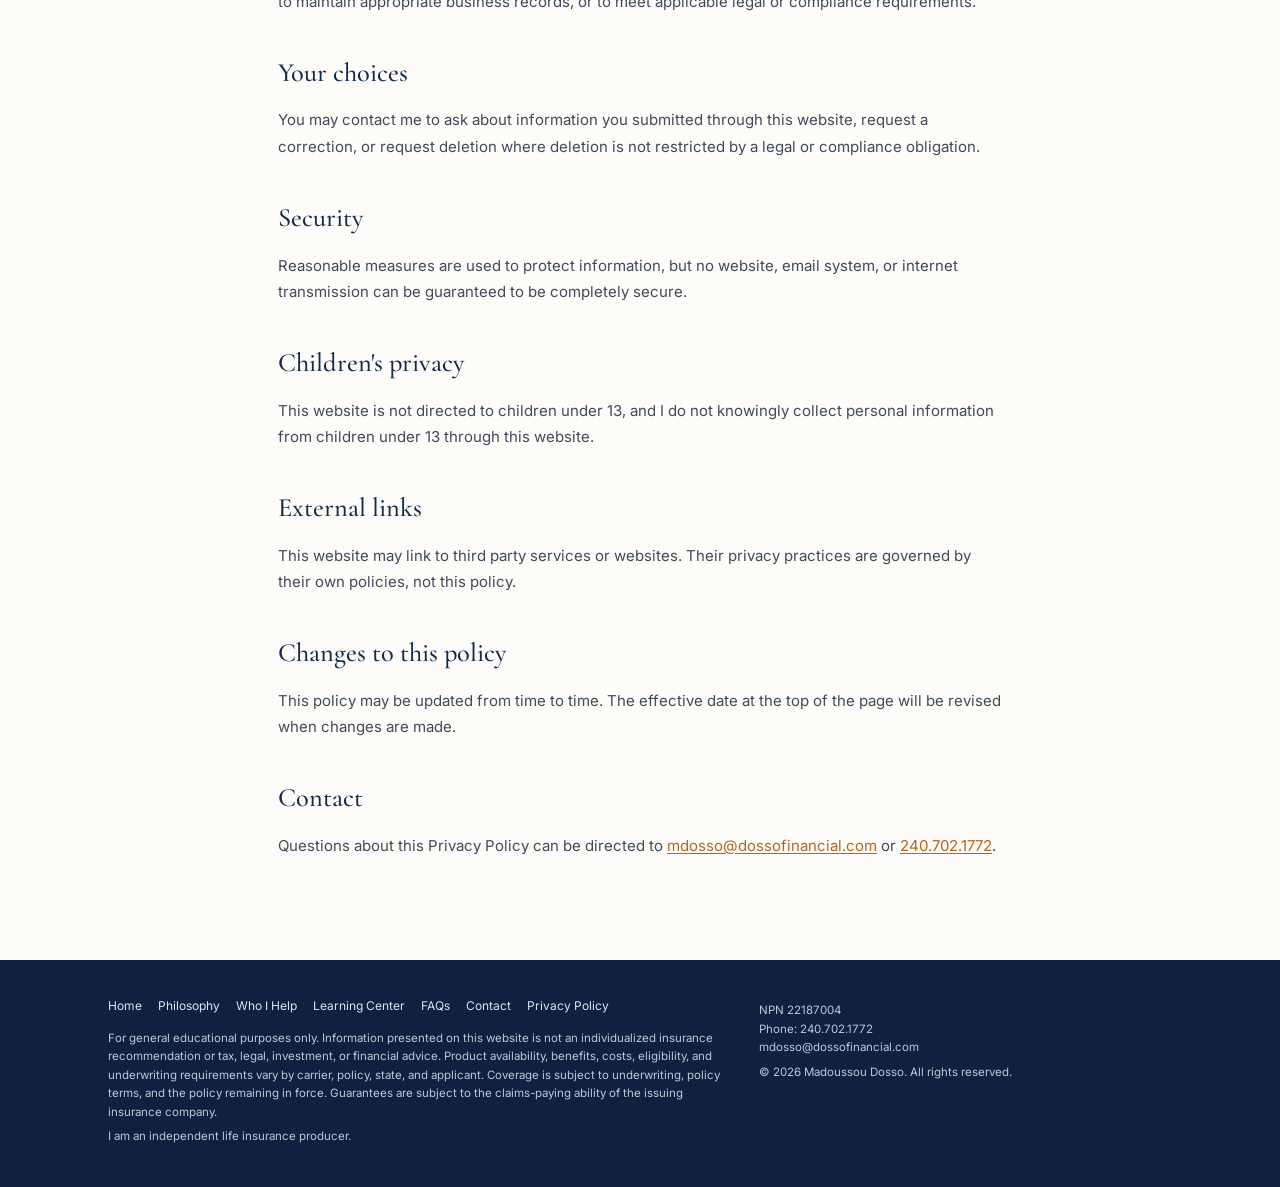
<file: privacy.html>
<!doctype html>
<html lang="en">
<head>
<meta charset="utf-8">
<meta name="viewport" content="width=device-width, initial-scale=1">
<title>Privacy Policy — Madoussou Dosso</title>
<meta name="description" content="Privacy Policy for dossofinancial.com and Madoussou Dosso, Independent Life Insurance Producer.">
<link rel="canonical" href="https://dossofinancial.com/privacy.html">
<meta name="robots" content="index,follow">
<link rel="preconnect" href="https://fonts.googleapis.com">
<link rel="preconnect" href="https://fonts.gstatic.com" crossorigin>
<link href="https://fonts.googleapis.com/css2?family=Cormorant+Garamond:wght@300;400;500;600&family=Inter:wght@300;400;500;600&display=swap" rel="stylesheet">
<style>
:root{--navy:#12294B;--navy-deep:#0E2140;--navy-soft:#1B3A66;--copper:#B5651F;--copper-light:#C9803C;--copper-tint:#F6EDE3;--cream:#FDFCF9;--cream-warm:#F8F5EF;--border:#E4DED2;--border-soft:#EDE8DE;--ink:#3F4A5A;--muted:#6B7280;--serif:"Cormorant Garamond",Georgia,serif;--sans:"Inter",Arial,sans-serif;--maxw:1160px;--gutter:clamp(1.25rem,4.5vw,3rem)}
*{box-sizing:border-box} html{scroll-behavior:smooth} body{margin:0;background:var(--cream);color:var(--ink);font-family:var(--sans);font-size:15px;line-height:1.75;-webkit-font-smoothing:antialiased} a{color:inherit;text-decoration:none} .wrap{max-width:var(--maxw);margin:auto;padding-inline:var(--gutter)}
.header{position:sticky;top:0;z-index:10;background:rgba(253,252,249,.96);backdrop-filter:blur(12px);border-bottom:1px solid var(--border-soft)} .header__inner{display:flex;align-items:center;justify-content:space-between;gap:1.5rem;padding-block:.95rem} .brand img{width:300px;max-width:38vw;height:auto;display:block} .nav{display:flex;gap:1.45rem;align-items:center;flex-wrap:wrap} .nav a{font-size:.8rem} .btn{display:inline-flex;padding:.8rem 1.25rem;background:var(--navy);color:#fff;font-size:.8rem}
.pagehead{background:var(--cream-warm);border-bottom:1px solid var(--border-soft);padding:clamp(3rem,7vw,5.5rem) 0} .eyebrow{font-size:.68rem;font-weight:600;letter-spacing:.16em;text-transform:uppercase;color:var(--copper)} h1,h2{font-family:var(--serif);color:var(--navy);font-weight:500;margin:0} h1{font-size:clamp(2.3rem,5vw,3.7rem);line-height:1.08;margin-top:.7rem} .lede{max-width:44rem;color:var(--muted);margin-top:1rem;font-size:.95rem}
.policy{max-width:820px;padding-top:clamp(2.6rem,6vw,4.5rem);padding-bottom:clamp(3.5rem,7vw,6rem)} .policy h2{font-size:1.65rem;margin:2.2rem 0 .65rem} .policy p{margin:.7rem 0;color:var(--ink)} .policy ul{padding-left:1.2rem;margin:.7rem 0} .policy li{margin:.42rem 0} .effective{font-size:.78rem;color:var(--muted);margin-top:1rem} .policy a{color:var(--copper);text-decoration:underline;text-underline-offset:2px}
.footer{background:var(--navy-deep);color:#dce5ef;padding:2.2rem 0} .footer__inner{display:grid;grid-template-columns:minmax(0,1.5fr) minmax(0,1fr);gap:2rem} .footer__nav{display:flex;flex-wrap:wrap;gap:.35rem 1rem;margin-bottom:.8rem} .footer__nav a{font-size:.75rem;color:#fff} .footer p{font-size:.72rem;line-height:1.6;color:#bdc8d6;margin:.4rem 0} .footer a{color:inherit}
@media(max-width:850px){.nav{display:none}.brand img{max-width:68vw}.footer__inner{grid-template-columns:1fr}}
</style>
</head>
<body>
<header class="header"><div class="wrap header__inner">
<a class="brand" href="index.html#top" aria-label="Madoussou Dosso, home"><img src="[data-uri]" alt="Madoussou Dosso, Independent Life Insurance Producer"></a>
<nav class="nav" aria-label="Primary"><a href="index.html#top">Home</a><a href="index.html#philosophy">Philosophy</a><a href="index.html#who-i-help">Who I Help</a><a href="index.html#learning">Learning Center</a><a href="index.html#faqs-preview">FAQs</a><a href="index.html#contact-preview">Contact</a></nav>
<a class="btn" href="https://calendly.com/mdosso-zoom--meeting-with-madoussou-dosso" target="_blank" rel="noopener">Schedule a Conversation</a>
</div></header>
<main>
<section class="pagehead"><div class="wrap"><span class="eyebrow">Privacy</span><h1>Privacy Policy</h1><p class="lede">This policy explains how information is handled when you use dossofinancial.com or contact me through the website.</p><p class="effective">Effective September 21, 2026</p></div></section>
<article class="wrap policy">
<p>dossofinancial.com is operated by Madoussou Dosso, an independent life insurance producer. I respect your privacy and aim to collect only the information reasonably needed to respond to you and operate this website.</p>
<h2>Information you may provide</h2>
<p>If you use the contact form, you may provide your name, email address, phone number, and a message. If you choose to schedule a conversation through Calendly, the information you provide there is handled through Calendly's service and privacy practices.</p>
<h2>How information is used</h2>
<ul><li>To respond to your inquiry or request.</li><li>To coordinate or follow up on a conversation you requested.</li><li>To operate, maintain, and protect the website and related communications.</li><li>To keep records when reasonably necessary for business, compliance, or legal purposes.</li></ul>
<p>I do not sell personal information submitted through this website.</p>
<h2>Service providers</h2>
<p>The website may rely on third party service providers to host the site, deliver form submissions, and provide scheduling functionality. Information submitted through the contact form is processed by the form delivery service used by this site so it can be sent to me by email. If you use the scheduling link, Calendly processes the information you submit to that service under its own terms and privacy policy.</p>
<h2>Website and technical information</h2>
<p>Hosting and internet service providers may automatically process basic technical information such as IP address, browser type, device information, request logs, and security data as part of delivering and protecting the website. This site does not currently use advertising pixels or behavioral analytics that I control.</p>
<h2>How long information is kept</h2>
<p>Information is kept only as long as reasonably necessary for the purpose for which it was collected, to maintain appropriate business records, or to meet applicable legal or compliance requirements.</p>
<h2>Your choices</h2>
<p>You may contact me to ask about information you submitted through this website, request a correction, or request deletion where deletion is not restricted by a legal or compliance obligation.</p>
<h2>Security</h2>
<p>Reasonable measures are used to protect information, but no website, email system, or internet transmission can be guaranteed to be completely secure.</p>
<h2>Children's privacy</h2>
<p>This website is not directed to children under 13, and I do not knowingly collect personal information from children under 13 through this website.</p>
<h2>External links</h2>
<p>This website may link to third party services or websites. Their privacy practices are governed by their own policies, not this policy.</p>
<h2>Changes to this policy</h2>
<p>This policy may be updated from time to time. The effective date at the top of the page will be revised when changes are made.</p>
<h2>Contact</h2>
<p>Questions about this Privacy Policy can be directed to <a href="mailto:mdosso@dossofinancial.com">mdosso@dossofinancial.com</a> or <a href="tel:+12407021772">240.702.1772</a>.</p>
</article>
</main>
<footer class="footer"><div class="wrap footer__inner"><div><nav class="footer__nav" aria-label="Footer"><a href="index.html#top">Home</a><a href="index.html#philosophy">Philosophy</a><a href="index.html#who-i-help">Who I Help</a><a href="index.html#learning">Learning Center</a><a href="index.html#faqs-preview">FAQs</a><a href="index.html#contact-preview">Contact</a><a href="privacy.html">Privacy Policy</a></nav><p>For general educational purposes only. Information presented on this website is not an individualized insurance recommendation or tax, legal, investment, or financial advice. Product availability, benefits, costs, eligibility, and underwriting requirements vary by carrier, policy, state, and applicant. Coverage is subject to underwriting, policy terms, and the policy remaining in force. Guarantees are subject to the claims-paying ability of the issuing insurance company.</p><p>I am an independent life insurance producer.</p></div><div><p>NPN 22187004<br>Phone: <a href="tel:+12407021772">240.702.1772</a><br><a href="mailto:mdosso@dossofinancial.com">mdosso@dossofinancial.com</a></p><p>© 2026 Madoussou Dosso. All rights reserved.</p></div></div></footer>
</body></html>
</file>
<file: family-check/styles.css>
:root{--navy:#12294b;--deep:#0e2140;--copper:#a65c1b;--cream:#fdfcf9;--warm:#f8f5ef;--border:#e4ded2;--ink:#3f4a5a;--muted:#626b77;--serif:Georgia,'Times New Roman',serif;--sans:Arial,Helvetica,sans-serif}*{box-sizing:border-box}html{scroll-behavior:smooth;scroll-padding-top:25px}body{margin:0;background:var(--cream);color:var(--ink);font:15px/1.65 var(--sans)}a{color:inherit;text-underline-offset:4px}button,input,select{font:inherit}button,a,input,select,summary{outline-offset:4px}button:focus-visible,a:focus-visible,input:focus-visible,select:focus-visible,summary:focus-visible{outline:3px solid var(--copper)}button{cursor:pointer}button:disabled{opacity:.5;cursor:wait}[hidden]{display:none!important}h1,h2,h3,p{margin:0}h1,h2,h3{font-family:var(--serif);font-weight:400;color:var(--navy);line-height:1.15}h1{font-size:clamp(39px,4.5vw,64px);letter-spacing:-2px}h1 em{font-weight:400;color:var(--copper)}h2{font-size:36px;letter-spacing:-1px}h3{font-size:26px}p+p{margin-top:14px}.wrap{max-width:1180px;margin:0 auto;padding:0 32px}.eyebrow{font:600 10px/1.6 var(--sans);letter-spacing:1.7px;color:var(--copper);margin-bottom:18px}.small{font-size:12px;color:var(--muted);line-height:1.65}.site-header{border-bottom:1px solid var(--border)}.header-inner{display:flex;align-items:center;justify-content:space-between;gap:20px;min-height:106px}.brand img{display:block;width:330px;max-width:100%;height:auto}.header-link{font-size:12px;text-decoration:none}.hero{padding-top:72px;padding-bottom:72px;display:grid;grid-template-columns:1.35fr 1fr;gap:65px;align-items:center}.intro{font-size:17px;line-height:1.7;max-width:550px;margin:25px 0}.button{display:inline-flex;align-items:center;justify-content:center;gap:18px;background:var(--navy);color:#fff;border:1px solid var(--navy);padding:14px 21px;font-size:13px;font-weight:600;text-decoration:none;border-radius:3px;line-height:1.4}.button:hover{background:var(--deep)}.button.secondary{background:transparent;color:var(--navy);border-color:#a5afbb}.button.secondary:hover{background:var(--warm)}.hero-note{margin-top:16px;font-size:11px}.example{background:var(--navy);color:#e0e6ed;padding:34px 34px 28px;box-shadow:12px 12px 0 #eee7dc}.example .eyebrow{color:#efbf8d;font-size:9px;margin-bottom:30px}.example-line{display:flex;justify-content:space-between;gap:15px;padding:12px 0;font-size:12px}.example-line strong{font:24px var(--serif);color:#fff}.example-result{display:flex;justify-content:space-between;align-items:center;border-top:1px solid #53627a;margin-top:10px;padding:25px 0 20px;gap:10px;font-size:12px}.example-result strong{font:39px var(--serif);color:#f5c18f}.example p{font-size:13px}.example .example-foot{font-size:10px;color:#bdc8d6;margin-top:19px}.tool-band{background:var(--warm);border-top:1px solid var(--border);border-bottom:1px solid var(--border);padding:60px 0}.tool-grid{display:grid;grid-template-columns:300px minmax(0,1fr);gap:65px}.guide h2{font-size:33px}.guide>p:not(.eyebrow){font-size:13px;margin-top:18px}.step-list{list-style:none;padding:0;margin:35px 0}.step-list li{padding:11px 0;font-size:12px;color:var(--muted);display:flex;gap:13px}.step-list li span{font-size:10px;letter-spacing:1px}.step-list .active{color:var(--navy);font-weight:700}.step-list .active span{color:var(--copper)}.step-list .done{color:var(--navy)}.privacy-note{display:flex;gap:13px;border-top:1px solid var(--border);padding-top:21px;font-size:12px}.privacy-note>span{color:var(--copper);font-size:24px}.text-link{font-size:11px;display:inline-block;margin-top:13px}.work-area{background:#fff;padding:32px 38px 38px;border:1px solid var(--border);border-radius:4px;min-width:0}.progress-top{display:flex;justify-content:space-between;align-items:center;font-size:11px}.text-button{background:none;border:none;padding:5px 0;color:var(--navy);font-size:12px;text-decoration:underline;text-underline-offset:4px}.progress-track{height:3px;background:#eee9e1;margin:16px 0 33px}.progress-track>div{height:100%;width:20%;background:var(--copper);transition:width .25s}.step>.eyebrow,#results>.eyebrow{font-size:9px}.step h2,#results h2{font-size:33px;margin-bottom:16px}.step>p:not(.eyebrow){font-size:13px}.scenario-group{border:none;padding:0;margin:25px 0}.choice{display:flex;align-items:center;gap:13px;padding:19px 14px;border:1px solid var(--border);border-radius:3px;margin-top:12px;cursor:pointer}.choice:hover,.choice:has(input:checked){background:var(--warm);border-color:var(--copper)}input[type=radio],input[type=checkbox]{accent-color:var(--navy);width:17px;height:17px;flex-shrink:0}.choice strong{display:block;font-size:13px;font-weight:600;color:var(--navy)}.choice small{display:block;font-size:11px;margin-top:5px;color:var(--muted)}.choice-arrow{margin-left:auto;color:var(--copper)}.teaching{margin-top:25px;padding:18px 0;border-top:1px solid var(--border);font-size:12px}.teaching b{color:var(--navy)}.teaching p{margin-top:7px}.step-nav{display:flex;justify-content:flex-end;gap:15px;border-top:1px solid var(--border);padding-top:23px;margin-top:24px}.step-nav #back{margin-right:auto}.money-grid{display:grid;grid-template-columns:1fr 1fr;gap:18px;margin-top:24px}.money-grid label,.large-field,.period-field,.contact-fields label{font-size:12px;color:var(--navy);font-weight:600}.money{display:flex;align-items:center;border:1px solid #bcc3cb;border-radius:3px;margin-top:7px;background:#fff}.money>span{padding-left:13px;color:var(--muted)}.money input{width:100%;min-width:0;border:0;padding:12px 10px;background:transparent;color:var(--navy);font-size:16px;border-radius:3px}.money:focus-within{outline:2px solid var(--navy);outline-offset:1px}.money input:focus{outline:0}.large-field{display:block;margin-top:27px;max-width:420px}.large-field+p{margin-top:10px}.subtotal{display:flex;justify-content:space-between;gap:10px;padding:20px 0;margin-top:12px;border-bottom:1px solid var(--border);color:var(--navy);font-size:12px}.subtotal strong{font:25px var(--serif)}.context{color:var(--copper);margin-top:14px}.coverage-options{border:0;padding:0;margin:24px 0 0}.coverage-options legend{font-size:13px;color:var(--navy);font-weight:600;margin-bottom:10px}.coverage-options label{display:flex;gap:10px;align-items:center;font-size:12px;padding:7px 0}.period-field{display:block;margin-top:27px}select{display:block;width:100%;padding:12px;background:#fff;border:1px solid #bcc3cb;border-radius:3px;color:var(--navy);margin-top:8px}details{border-bottom:1px solid var(--border);padding:15px 0;font-size:12px}summary{cursor:pointer;font-weight:600;color:var(--navy)}details p{padding-top:12px}.error{padding:13px;background:#fff4ee;border-left:3px solid #9e351d;color:#82301d;margin-top:20px;font-size:12px}.result-scenario{font-size:13px;margin-bottom:23px}.result-primary{background:var(--navy);color:#fff;padding:25px;border-radius:3px}.result-primary>span{font-size:12px;color:#e0e6ed}.result-primary strong{display:block;font:52px/1.3 var(--serif);color:#f8ce9e;margin-top:8px}.result-primary p{font-size:12px;color:#e0e6ed;margin-top:8px}.result-pair{display:grid;grid-template-columns:1fr 1fr;border:1px solid var(--border);margin-top:16px}.result-pair>div{padding:20px;min-width:0}.result-pair>div+div{border-left:1px solid var(--border)}.result-pair span{font-size:11px;display:block}.result-pair strong{display:block;font:30px/1.3 var(--serif);color:var(--navy);margin-top:10px}.result-pair p{font-size:10px;margin-top:7px}.breakdown{margin:22px 0}.breakdown-row{display:flex;justify-content:space-between;border-bottom:1px solid var(--border);padding:8px 0;font-size:12px}.assumptions{font-size:11px;background:var(--warm);padding:17px}.assumptions h3{font:600 12px var(--sans);margin-bottom:8px}.assumptions .text-button{margin-top:9px}.action-title{margin-top:29px}.actions{padding:0;list-style:none;counter-reset:actions}.actions li{counter-increment:actions;display:flex;gap:15px;border-bottom:1px solid var(--border);padding:15px 0;font-size:12px}.actions li:before{content:counter(actions,decimal-leading-zero);color:var(--copper);font-size:11px;min-width:20px}.result-tools{display:flex;align-items:center;gap:15px;flex-wrap:wrap;margin:25px 0 10px}.review-cta{margin-top:30px;padding:27px 0;border-top:1px solid var(--border);border-bottom:1px solid var(--border)}.review-cta h3{font-size:27px}.review-cta>p:not(.eyebrow){font-size:12px;margin-top:15px}.review-cta .button{margin-top:19px}.review-cta .eyebrow{font-size:9px}.email-section{margin-top:28px}.email-section>p{font-size:12px;margin-top:14px}.contact-fields{display:grid;grid-template-columns:1fr 1fr;gap:15px;margin:23px 0 15px}.contact-fields input{display:block;width:100%;border:1px solid #bcc3cb;border-radius:3px;padding:10px;margin-top:7px;color:var(--navy);font-size:14px}.consent{display:flex;gap:10px;font-size:11px;margin:12px 0;align-items:flex-start}.consent input{margin-top:2px}.email-section .small{font-size:10px}.email-section button{margin-top:16px}.honey{position:absolute;left:-10000px;width:1px;height:1px;overflow:hidden}.learning{padding-top:70px;padding-bottom:60px}.learn-grid{display:grid;grid-template-columns:1fr 1fr;column-gap:50px;margin-top:30px}.learn-grid details{font-size:13px}.source-links{margin-top:25px}.privacy-section{padding-top:38px;padding-bottom:58px;border-top:1px solid var(--border)}.privacy-section h2{font-size:28px;margin-bottom:20px}.privacy-section p{font-size:12px;max-width:850px}footer{background:var(--deep);color:#cbd3df;padding:35px 0}footer p{font-size:11px;max-width:900px;margin:14px 0}footer a{font-size:11px}.footer-top{display:flex;justify-content:space-between;gap:20px;color:#fff}.footer-top>span{font:23px var(--serif)}.footer-top a{font-size:14px}.sr-only,.skip{position:absolute;width:1px;height:1px;overflow:hidden;clip:rect(0,0,0,0)}.skip:focus{clip:auto;width:auto;height:auto;padding:14px;background:var(--navy);color:#fff;z-index:100}.work-area h2:focus{outline:none}@media(max-width:900px){.hero{gap:35px}.tool-grid{grid-template-columns:225px 1fr;gap:30px}.work-area{padding:28px}.guide h2{font-size:29px}.example{padding:27px}.header-link{font-size:11px}}@media(max-width:700px){.wrap{padding-left:22px;padding-right:22px}.header-inner{min-height:88px}.brand img{width:260px}.header-link{display:none}.hero{grid-template-columns:1fr;gap:35px;padding-top:44px;padding-bottom:45px}h1{font-size:43px}.intro{font-size:16px}.example{box-shadow:7px 7px 0 #eee7dc}.tool-band{padding:32px 0}.tool-grid{grid-template-columns:1fr;gap:20px}.guide h2{font-size:29px}.guide h2 br{display:none}.guide>p:not(.eyebrow){font-size:12px}.step-list{display:flex;gap:8px;margin:20px 0 0}.step-list li{font-size:0;flex:1;border-bottom:2px solid var(--border);padding-bottom:10px}.step-list li.active{border-color:var(--copper)}.step-list li span{font-size:11px}.privacy-note{display:none}.text-link{font-size:10px}.work-area{padding:25px 20px}.step h2,#results h2{font-size:30px}.money-grid{gap:14px;grid-template-columns:1fr}.result-pair{grid-template-columns:1fr}.result-pair>div+div{border-left:0;border-top:1px solid var(--border)}.contact-fields{grid-template-columns:1fr}.result-tools{align-items:flex-start;flex-direction:column}.learning{padding-top:42px;padding-bottom:40px}.learning h2{font-size:31px}.learn-grid{grid-template-columns:1fr}.footer-top{flex-direction:column}.review-cta .button{width:100%;font-size:12px}.small.hero-note{font-size:10px}.choice{padding:15px 12px}}@media(prefers-reduced-motion:reduce){html{scroll-behavior:auto}*{transition:none!important}}@media print{@page{size:letter;margin:.6in}.site-header,.hero,.guide,.progress-top,.progress-track,#calculator,.review-cta,.email-section,.learning,.privacy-section,footer,.result-tools,.assumptions button,.skip,.result-tools+.small{display:none!important}.tool-band,.work-area{background:#fff!important;border:0!important;padding:0!important}.wrap{max-width:none;padding:0}.tool-grid{display:block}body{font-size:11px;color:#111}.result-primary{background:#fff;color:#111;border:1px solid #aaa}.result-primary strong,.result-primary p,.result-primary span{color:#111}.result-primary strong{font-size:33px}.result-pair{break-inside:avoid}.assumptions{background:#fff;border:1px solid #aaa}#results:before{content:'DOSSO FINANCIAL • FAMILY INCOME BACKUP CHECK';display:block;font:bold 10px Arial;margin-bottom:20px}#results:after{content:'Madoussou Dosso | dossofinancial.com | 240-702-1772 • Educational estimate, not an insurance recommendation.';display:block;font:9px Arial;margin-top:20px}.actions li{break-inside:avoid}.work-area{min-height:0}h2{font-size:26px}.action-title{font-size:22px}.actions li,.breakdown-row{font-size:11px}}

/* Accessible contextual help: click/tap or hover the information button. */
.help-field{position:relative;min-width:0}.help-field>label{display:block}.help-field:has(>.large-field){margin-top:27px;max-width:420px}.help-field>.large-field{margin-top:0}.help-field:has(>.period-field){margin-top:27px}.help-field>.period-field{margin-top:0}.help-field>label,.help-field>span{padding-right:27px}.help-button{position:absolute;right:0;top:0;width:19px;height:19px;border:1px solid #758293;border-radius:50%;background:transparent;color:var(--navy);font:bold 12px Georgia,serif;padding:0;line-height:17px;text-align:center}.help-button:hover,.help-button[aria-expanded=true]{background:var(--navy);color:white}.help-note{position:absolute;right:0;top:27px;z-index:30;background:var(--navy);color:white;box-shadow:0 7px 22px #12294b26;padding:14px 16px;border-radius:4px;font:12px/1.65 Arial,Helvetica,sans-serif;width:310px;max-width:min(310px,calc(100vw - 90px));text-align:left;letter-spacing:normal;white-space:normal;font-weight:400}.result-primary>.help-field{font-size:12px;color:#e0e6ed}.result-primary .help-button{border-color:#bec9d8;color:white}.result-primary .help-button:hover,.result-primary .help-button[aria-expanded=true]{background:white;color:var(--navy)}.result-primary .help-note{border:1px solid #8290a4}.result-pair .help-field{font-size:11px}.breakdown-row>.help-field{flex:1;margin-right:15px}.breakdown-row .help-button{top:1px;width:17px;height:17px;line-height:15px}.money-grid .help-field>label{padding-right:0}.money-grid .help-field>label .money{margin-right:0}.money-grid .help-button{top:0}.large-field .money,.period-field select{margin-right:-27px;width:calc(100% + 27px)}.contact-fields .help-field>label{padding-right:0}.contact-fields .help-button{top:0}@media print{.help-button,.help-note{display:none!important}.help-field>label,.help-field>span{padding-right:0}.result-primary>.help-field{color:#111}}

.money-grid .help-field>label,.contact-fields .help-field>label{padding-right:27px}
.money-grid .help-field .money,.contact-fields .help-field input{width:calc(100% + 27px)}

@media(max-width:600px){.help-note{left:0;right:auto;max-width:calc(100vw - 110px)}}
</file>
